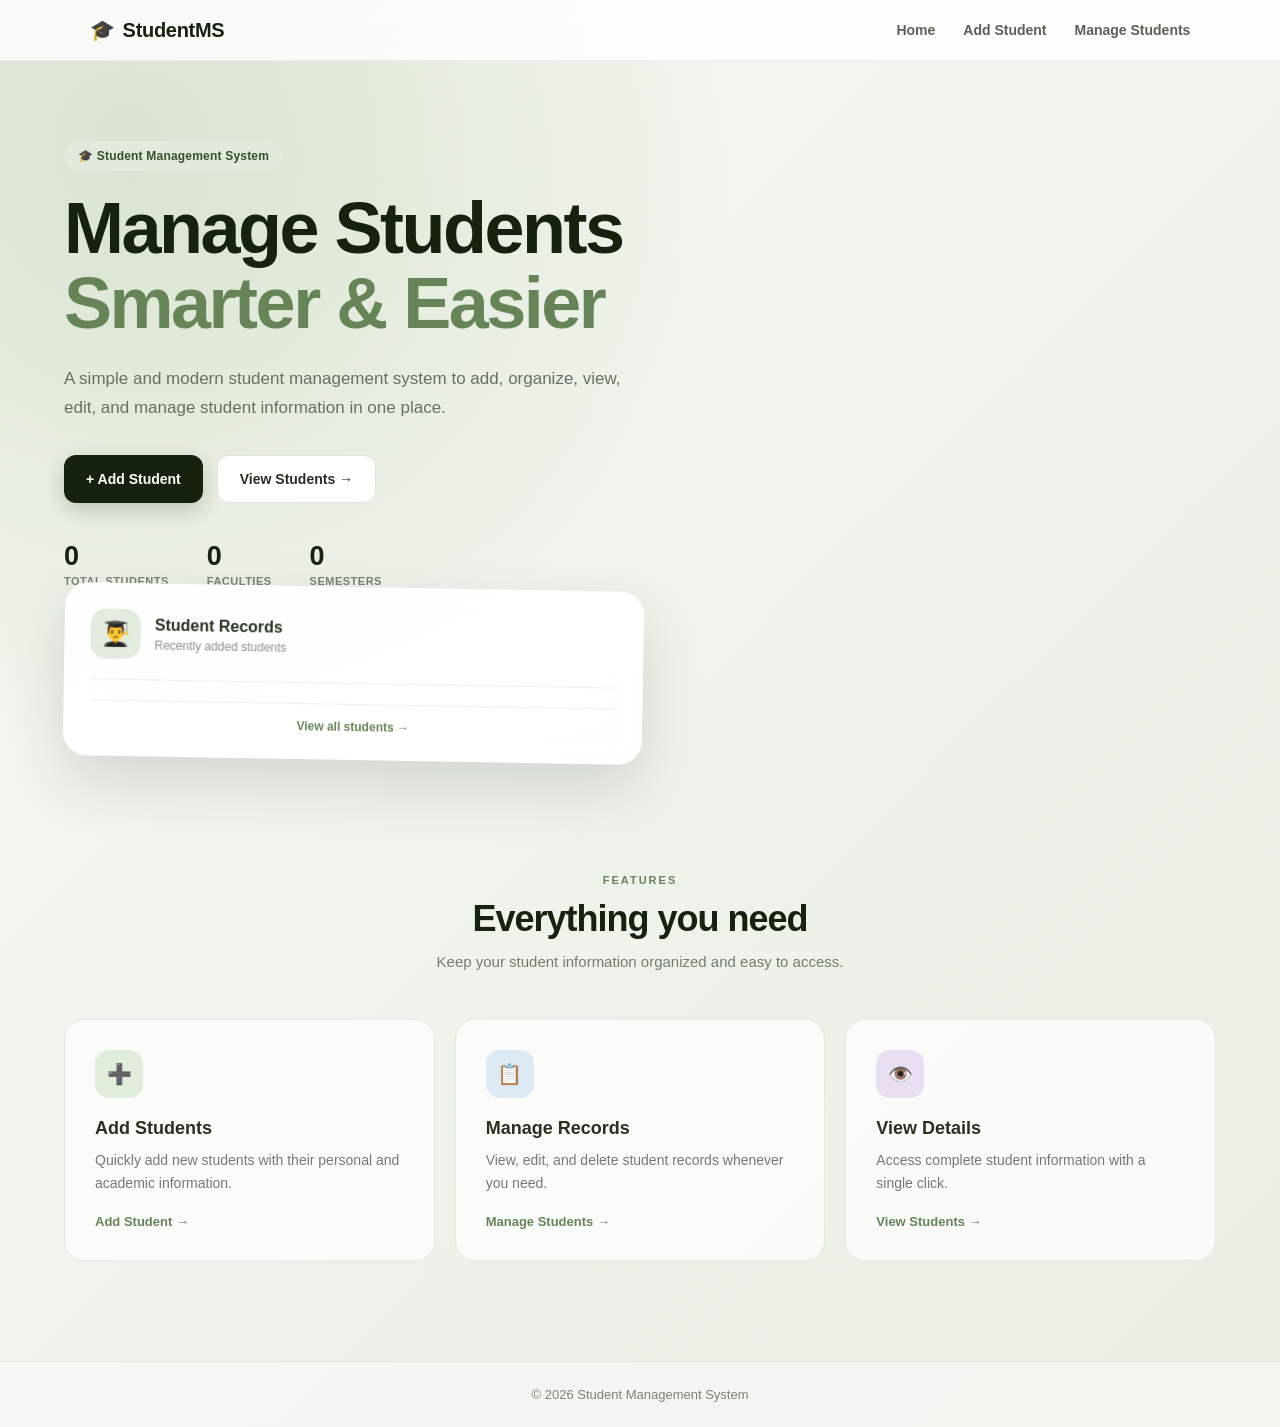
<file: index.html>
<!DOCTYPE html>
<html lang="en">

<head>
    <meta charset="UTF-8">
    <meta name="viewport" content="width=device-width, initial-scale=1.0">
    <meta name="description" content="Student Management System - Add, manage and view student information.">
    <title>Student Management System</title>
    <link rel="stylesheet" href="style.css">
</head>

<body>
    <header class="navbar">
        <div class="logo">
            🎓
            <span>
                StudentMS
            </span>
        </div>
        <nav class="nav-links">
            <a href="index.html">
                Home
            </a>
            <a href="addstudent.html">
                Add Student
            </a>
            <a href="manage.html">
                Manage Students
            </a>
        </nav>
    </header>
    <main>
        <section class="hero">
            <div class="hero-content">
                <span class="badge">
                    🎓 Student Management System
                </span>
                <h1>
                    Manage Students
                    <span>
                        Smarter & Easier
                    </span>
                </h1>
                <p>
                    A simple and modern student management
                    system to add, organize, view, edit,
                    and manage student information in one place.
                </p>
                <div class="hero-buttons">
                    <a href="addstudent.html" class="btn btn-primary">
                        + Add Student
                    </a>
                    <a href="manage.html" class="btn btn-secondary">
                        View Students →
                    </a>
                </div>
                <div class="statistics">
                    <div class="stat">
                        <strong id="totalStudents">
                            0
                        </strong>
                        <span>
                            Total Students
                        </span>
                    </div>
                    <div class="stat">
                        <strong id="totalFaculties">
                            0
                        </strong>

                        <span>
                            Faculties
                        </span>
                    </div>
                    <div class="stat">
                        <strong id="totalSemesters">
                            0
                        </strong>
                        <span>
                            Semesters
                        </span>
                    </div>
                </div>
                <div class="hero-card">
                    <div class="card-top">
                        <span class="card-icon">
                            👨‍🎓
                        </span>
                        <div>
                            <h3>
                                Student Records
                            </h3>
                            <p>
                                Recently added students
                            </p>
                        </div>
                    </div>
                    <div>
                        <id="studentPreview"
                        class="student-list">
                    </div>
                    <div id="emptyStudents" class="empty-students" style="display: none;">
                        <span>
                            📚
                        </span>
                        <p>
                            No students added yet.
                        </p>

                        <a href="addstudent.html">
                            Add your first student
                        </a>

                    </div>
                    <a href="viewdetail.html" class="view-all">
                        View all students →
                    </a>
                </div>
        </section>
        <section class="features">
            <div class="section-heading">
                <span>
                    FEATURES
                </span>

                <h2>
                    Everything you need
                </h2>

                <p>
                    Keep your student information organized
                    and easy to access.
                </p>

            </div>
            <div class="feature-grid">
                <a href="addstudent.html" class="feature-card">

                    <div class="feature-icon green">
                        ➕
                    </div>
                    <h3>
                        Add Students
                    </h3>
                    <p>
                        Quickly add new students with their
                        personal and academic information.
                    </p>
                    <span class="feature-link">
                        Add Student →
                    </span>
                </a>
                <a href="manage.html" class="feature-card">
                    <div class="feature-icon blue">
                        📋
                    </div>
                    <h3>
                        Manage Records
                    </h3>
                    <p>
                        View, edit, and delete student records
                        whenever you need.
                    </p>
                    <span class="feature-link">
                        Manage Students →
                    </span>
                </a>
                <a href="viewdetail.html" class="feature-card">
                    <div class="feature-icon purple">
                        👁️
                    </div>
                    <h3>
                        View Details
                    </h3>
                    <p>
                        Access complete student information
                        with a single click.
                    </p>
                    <span class="feature-link">
                        View Students →
                    </span>
                </a>
            </div>
        </section>
    </main>
    <footer>
        <p>
            © 2026 Student Management System
        </p>
    </footer>
    <script src="script.js"></script>

</body>

</html>
</file>
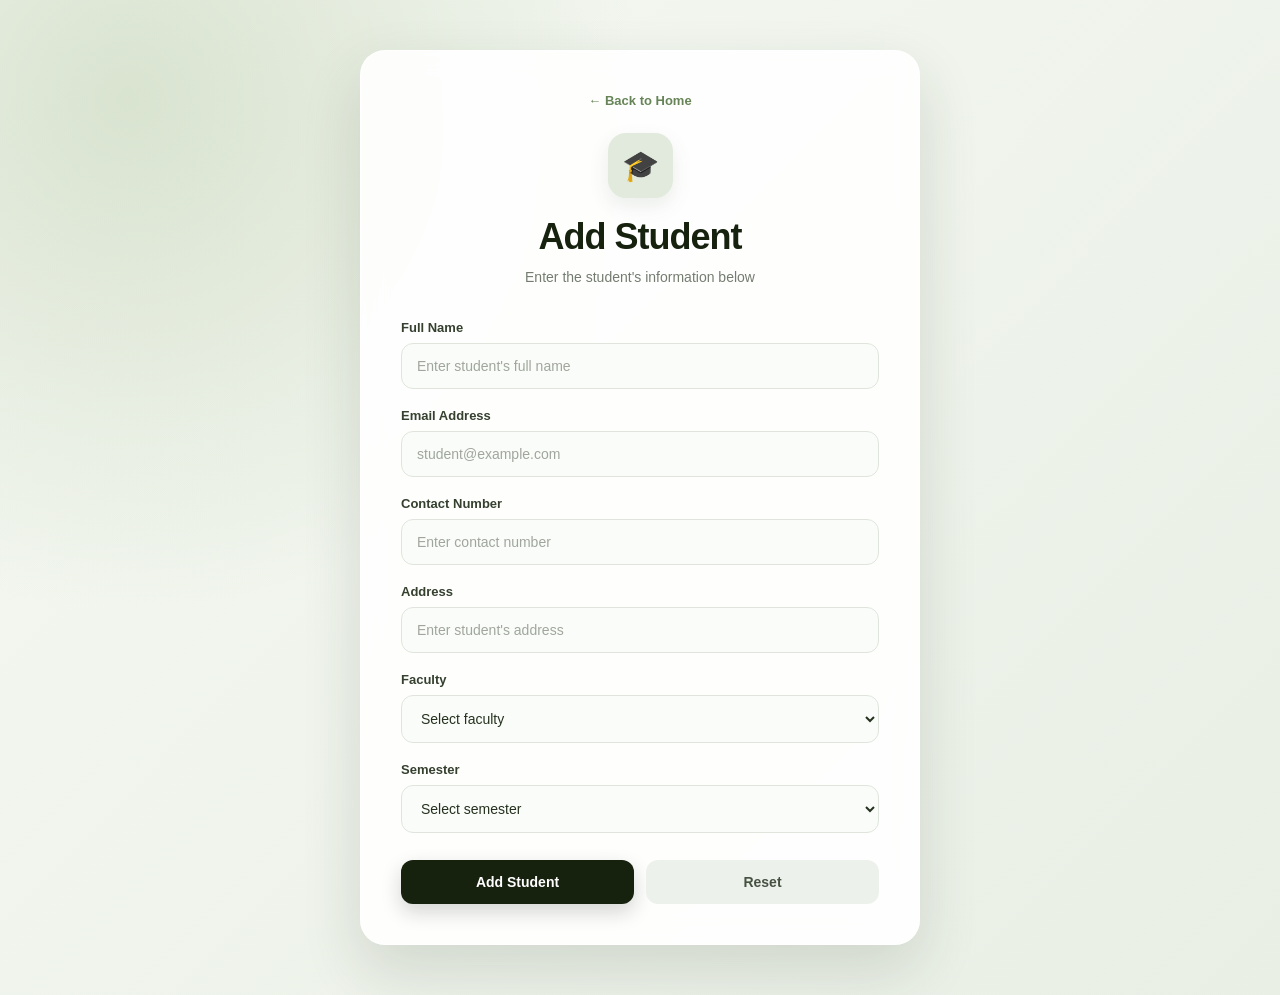
<file: addstudent.html>
<!DOCTYPE html>
<html lang="en">

<head>
    <meta charset="UTF-8">
    <meta name="viewport" content="width=device-width, initial-scale=1.0">

    <title>Add Student | Student Management System</title>

    <link rel="stylesheet" href="add.css">
</head>

<body>

    <main class="page-container">

        <section class="student-card">

            <!-- Header -->
            <header class="form-header">

                <a href="index.html" class="back-link">
                    ← Back to Home
                </a>

                <div class="form-icon">
                    🎓
                </div>

                <h1>Add Student</h1>

                <p>
                    Enter the student's information below
                </p>

            </header>


            <!-- Form -->
            <form
                class="form"
                id="studentForm"
                onsubmit="getName(event)"
            >

                <!-- Name -->
                <div class="form-group">

                    <label for="name">
                        Full Name
                    </label>

                    <input
                        type="text"
                        id="name"
                        name="name"
                        placeholder="Enter student's full name"
                        autocomplete="name"
                        required
                    >

                </div>


                <!-- Email -->
                <div class="form-group">

                    <label for="email">
                        Email Address
                    </label>

                    <input
                        type="email"
                        id="email"
                        name="email"
                        placeholder="student@example.com"
                        autocomplete="email"
                        required
                    >

                </div>


                <!-- Contact -->
                <div class="form-group">

                    <label for="contact">
                        Contact Number
                    </label>

                    <input
                        type="tel"
                        id="contact"
                        name="contact"
                        placeholder="Enter contact number"
                        autocomplete="tel"
                        required
                    >

                </div>


                <!-- Address -->
                <div class="form-group">

                    <label for="address">
                        Address
                    </label>

                    <input
                        type="text"
                        id="address"
                        name="address"
                        placeholder="Enter student's address"
                        autocomplete="street-address"
                        required
                    >

                </div>


                <!-- Faculty -->
                <div class="form-group">

                    <label for="faculty">
                        Faculty
                    </label>

                    <select
                        id="faculty"
                        name="faculty"
                        required
                    >

                        <option value="" disabled selected>
                            Select faculty
                        </option>

                        <optgroup label="Science">
                            <option value="BSc CSIT">
                                BSc CSIT
                            </option>

                            <option value="BIT">
                                BIT
                            </option>

                            <option value="B.TECH">
                                B.TECH
                            </option>
                        </optgroup>

                        <optgroup label="Management">
                            <option value="BBA">
                                BBA
                            </option>

                            <option value="BBS">
                                BBS
                            </option>
                        </optgroup>

                        <optgroup label="Arts">
                            <option value="BA">
                                BA
                            </option>

                            <option value="BFA">
                                BFA
                            </option>
                        </optgroup>

                    </select>

                </div>


                <!-- Semester -->
                <div class="form-group">

                    <label for="semester">
                        Semester
                    </label>

                    <select
                        id="semester"
                        name="semester"
                        required
                    >

                        <option value="" disabled selected>
                            Select semester
                        </option>

                        <option value="1">
                            First Semester
                        </option>

                        <option value="2">
                            Second Semester
                        </option>

                        <option value="3">
                            Third Semester
                        </option>

                        <option value="4">
                            Fourth Semester
                        </option>

                        <option value="5">
                            Fifth Semester
                        </option>

                        <option value="6">
                            Sixth Semester
                        </option>

                    </select>

                </div>


                <!-- Buttons -->
                <div class="form-actions">

                    <button
                        type="submit"
                        class="btn btn-primary"
                    >
                        Add Student
                    </button>

                    <button
                        type="reset"
                        class="btn btn-secondary"
                    >
                        Reset
                    </button>

                </div>

            </form>

        </section>

    </main>


    <script src="script.js"></script>

</body>

</html>
</file>
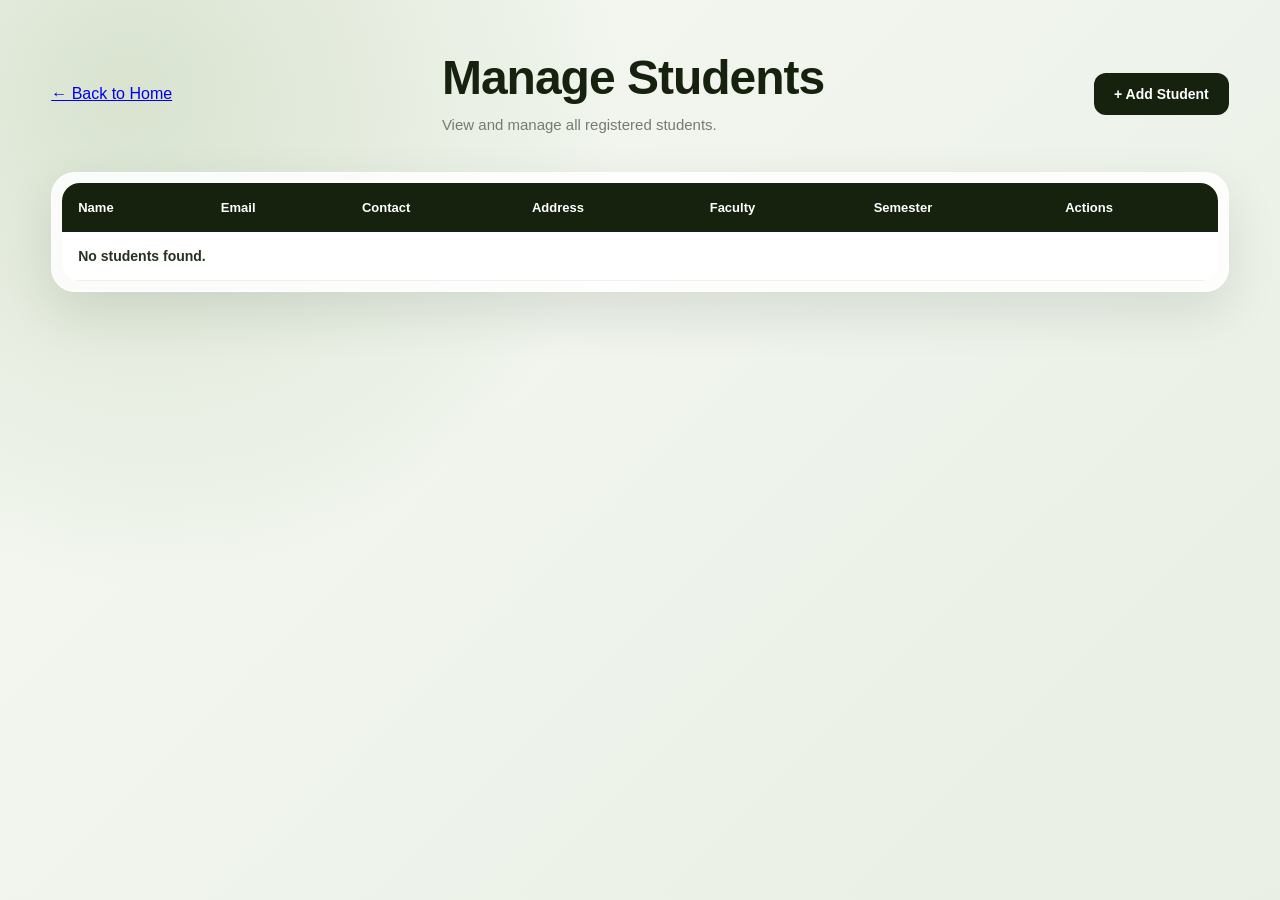
<file: manage copy.html>
<!DOCTYPE html>
<html lang="en">
<head>
    <meta charset="UTF-8">
    <meta name="viewport" content="width=device-width, initial-scale=1.0">

    <title>Manage Students | Student Management System</title>

    <link rel="stylesheet" href="manage.css">
</head>

<body>

    <main class="manage-container">

        <header class="manage-header">
             <a href="index.html" class="back-link">
                    ← Back to Home
                </a>
            <div>
                <h1>Manage Students</h1>
                <p>View and manage all registered students.</p>
            </div>

            <a href="addstudent.html" class="add-student-btn">
                + Add Student
            </a>
        </header>

        <section class="table-card">

            <div class="table-wrapper">

                <table>
                    <thead>
                        <tr>
                            <th>Name</th>
                            <th>Email</th>
                            <th>Contact</th>
                            <th>Address</th>
                            <th>Faculty</th>
                            <th>Semester</th>
                            <th>Actions</th>
                        </tr>
                    </thead>

                    <tbody id="studentTableBody">
                        <!-- Students will be inserted by JavaScript -->
                    </tbody>
                </table>

            </div>

        </section>

    </main>

    <script src="script.js"></script>
</body>
</html>
</file>
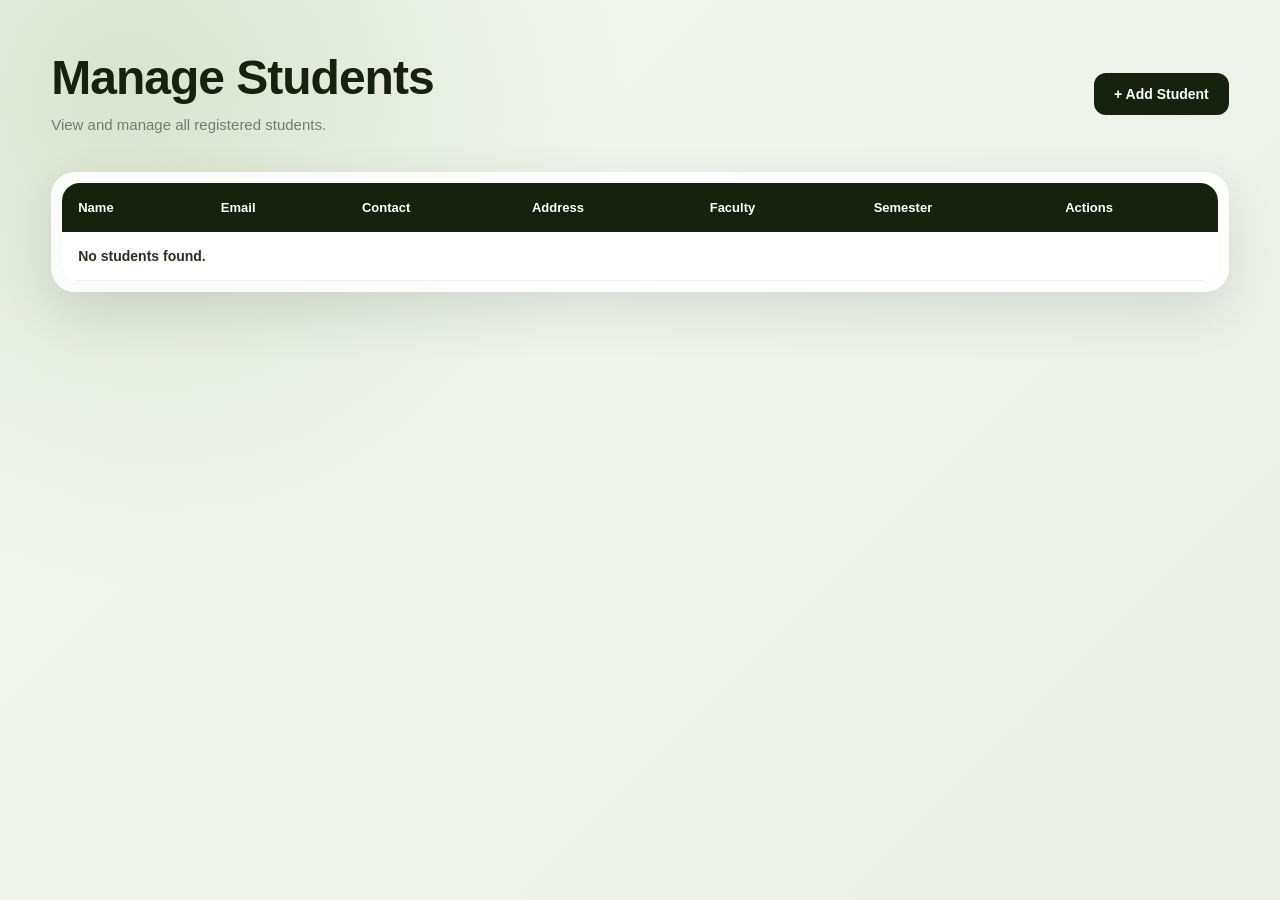
<file: manage.html>
<!DOCTYPE html>
<html lang="en">
<head>
    <meta charset="UTF-8">
    <meta name="viewport" content="width=device-width, initial-scale=1.0">

    <title>Manage Students | Student Management System</title>

    <link rel="stylesheet" href="manage.css">
</head>

<body>

    <main class="manage-container">

        <header class="manage-header">
            <div>
                <h1>Manage Students</h1>
                <p>View and manage all registered students.</p>
            </div>

            <a href="addstudent.html" class="add-student-btn">
                + Add Student
            </a>
        </header>

        <section class="table-card">

            <div class="table-wrapper">

                <table>
                    <thead>
                        <tr>
                            <th>Name</th>
                            <th>Email</th>
                            <th>Contact</th>
                            <th>Address</th>
                            <th>Faculty</th>
                            <th>Semester</th>
                            <th>Actions</th>
                        </tr>
                    </thead>

                    <tbody id="studentTableBody">
                        <!-- Students will be inserted by JavaScript -->
                    </tbody>
                </table>

            </div>

        </section>

    </main>

    <script src="script.js"></script>
</body>
</html>
</file>
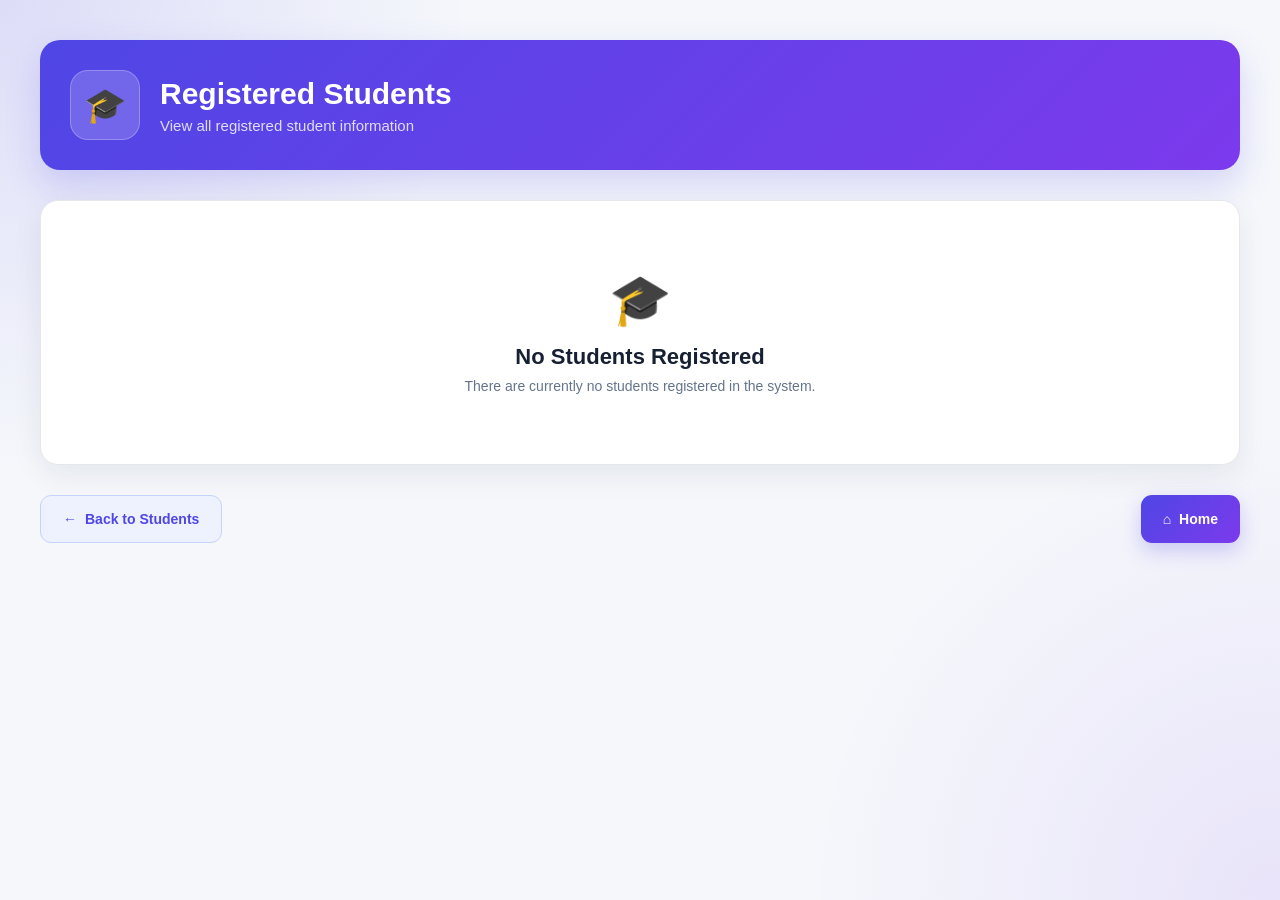
<file: viewdetail.html>
<!DOCTYPE html>
<html lang="en">

<head>
    <meta charset="UTF-8">
    <meta name="viewport" content="width=device-width, initial-scale=1.0">

    <title>Registered Students | Student Management System</title>

    <link rel="stylesheet" href="detail.css">
</head>

<body>
    <main class="detail-container">

        <div class="detail-wrapper">

            <!-- Page Header -->
            <header class="detail-header">

                <div class="student-icon">
                    🎓
                </div>

                <div>
                    <h1>Registered Students</h1>
                    <p>View all registered student information</p>
                </div>

            </header>


            <!-- Student Cards -->
            <section
                class="student-grid"
                id="studentGrid">

                <!-- Student cards will be inserted by script.js -->

            </section>


            <!-- Action Buttons -->
            <div class="detail-actions">

                <a href="manage.html" class="back-btn">
                    <span>←</span>
                    Back to Students
                </a>

                <a href="index.html" class="home-btn">
                    <span>⌂</span>
                    Home
                </a>

            </div>

        </div>

    </main>


    <!-- Single JavaScript file -->
    <script src="script.js"></script>

</body>

</html>
</file>
<file: style.css>
* {
    margin: 0;
    padding: 0;
    box-sizing: border-box;
}

html {
    scroll-behavior: smooth;
}

body {
    min-height: 100vh;

    font-family:
        Inter,
        Arial,
        Helvetica,
        sans-serif;

    color: #172016;

    background:
        radial-gradient(
            circle at 10% 10%,
            rgba(166, 190, 146, 0.35),
            transparent 35%
        ),
        linear-gradient(
            135deg,
            #f5f8f2,
            #e9efe5
        );
}

.navbar {
    width: 100%;

    padding: 18px 7%;

    display: flex;
    justify-content: space-between;
    align-items: center;

    background: rgba(255, 255, 255, 0.8);

    border-bottom: 1px solid rgba(0, 0, 0, 0.06);

    backdrop-filter: blur(14px);

    position: sticky;
    top: 0;

    z-index: 100;
}

.logo {
    display: flex;
    align-items: center;

    gap: 8px;

    color: #16210e;

    font-size: 20px;
    font-weight: 800;
}

.logo span {
    letter-spacing: -0.3px;
}
.nav-links {
    display: flex;
    align-items: center;

    gap: 28px;
}

.nav-links a {
    position: relative;

    color: #596254;

    text-decoration: none;

    font-size: 14px;
    font-weight: 600;

    transition: color 0.25s ease;
}

.nav-links a::after {
    content: "";

    position: absolute;

    left: 0;
    bottom: -7px;

    width: 0;
    height: 2px;

    background: #668457;

    transition: width 0.25s ease;
}

.nav-links a:hover {
    color: #16210e;
}

.nav-links a:hover::after {
    width: 100%;
}

.hero {
    width: min(1180px, 90%);

    min-height: 650px;

    margin: auto;

    padding: 80px 0;

    display: grid;

    grid-template-columns: 1fr 0.85fr;

    align-items: center;

    gap: 80px;
}

.hero-content {
    max-width: 620px;
}

.badge {
    display: inline-flex;

    align-items: center;

    padding: 8px 14px;

    margin-bottom: 20px;

    border-radius: 999px;

    background: #e1eadc;

    color: #36502c;

    font-size: 12px;

    font-weight: 800;

    letter-spacing: 0.2px;
}


/* Heading */

.hero h1 {
    margin-bottom: 24px;

    color: #16210e;

    font-size: clamp(42px, 6vw, 72px);

    line-height: 1.04;

    letter-spacing: -2.5px;
}

.hero h1 span {
    display: block;

    color: #668457;
}

.hero-content > p {
    max-width: 560px;

    margin-bottom: 32px;

    color: #687064;

    font-size: 17px;

    line-height: 1.7;
}

.hero-buttons {
    display: flex;

    align-items: center;

    gap: 14px;
}


/* General button */

.btn {
    display: inline-flex;

    justify-content: center;
    align-items: center;

    min-height: 48px;

    padding: 13px 22px;

    border-radius: 12px;

    text-decoration: none;

    font-size: 14px;

    font-weight: 700;

    transition:
        transform 0.25s ease,
        background 0.25s ease,
        box-shadow 0.25s ease;
}


/* Primary */

.btn-primary {
    background: #16210e;

    color: #ffffff;

    box-shadow:
        0 8px 20px
        rgba(22, 33, 14, 0.18);
}

.btn-primary:hover {
    background: #26381a;

    transform: translateY(-3px);

    box-shadow:
        0 12px 28px
        rgba(22, 33, 14, 0.28);
}

.btn-secondary {
    background: #ffffff;

    color: #26321f;

    border: 1px solid #dfe5dc;
}

.btn-secondary:hover {
    background: #f7faf5;

    transform: translateY(-3px);

    box-shadow:
        0 8px 20px
        rgba(0, 0, 0, 0.08);
}

.statistics {
    display: flex;

    align-items: center;

    gap: 38px;

    margin-top: 40px;
}

.stat {
    display: flex;

    flex-direction: column;

    gap: 5px;
}

.stat strong {
    color: #16210e;

    font-size: 27px;

    font-weight: 800;

    line-height: 1;
}

.stat span {
    color: #7a8276;

    font-size: 11px;

    font-weight: 700;

    text-transform: uppercase;

    letter-spacing: 0.5px;
}

.hero-card {
    padding: 25px;

    background: rgba(255, 255, 255, 0.92);

    border: 1px solid rgba(255, 255, 255, 0.9);

    border-radius: 24px;

    box-shadow:
        0 25px 60px
        rgba(30, 45, 25, 0.14);

    backdrop-filter: blur(12px);

    transform: rotate(1deg);

    transition:
        transform 0.3s ease,
        box-shadow 0.3s ease;
}

.hero-card:hover {
    transform:
        rotate(0deg)
        translateY(-5px);

    box-shadow:
        0 30px 70px
        rgba(30, 45, 25, 0.18);
}

.card-top {
    display: flex;

    align-items: center;

    gap: 14px;

    padding-bottom: 20px;

    margin-bottom: 10px;

    border-bottom: 1px solid #edf0eb;
}

.card-icon {
    width: 50px;
    height: 50px;

    flex-shrink: 0;

    display: flex;

    justify-content: center;
    align-items: center;

    border-radius: 15px;

    background: #e3ecde;

    font-size: 24px;
}

.card-top h3 {
    margin-bottom: 4px;

    color: #26321f;

    font-size: 16px;
}

.card-top p {
    color: #899086;

    font-size: 12px;
}

.student-list {
    display: flex;

    flex-direction: column;

    gap: 4px;
}

.student-preview {
    display: flex;

    align-items: center;

    gap: 12px;

    padding: 13px 10px;

    border-radius: 14px;

    transition:
        background 0.2s ease,
        transform 0.2s ease;
}

.student-preview:hover {
    background: #f4f7f2;

    transform: translateX(3px);
}

.avatar {
    width: 43px;
    height: 43px;

    flex-shrink: 0;

    display: flex;

    justify-content: center;
    align-items: center;

    border-radius: 50%;

    background: #dcebd5;

    color: #3e5935;

    font-size: 12px;

    font-weight: 800;
}


/* Avatar colors */

.student-preview:nth-child(2) .avatar {
    background: #e6dcf0;

    color: #70568c;
}

.student-preview:nth-child(3) .avatar {
    background: #f5e4cc;

    color: #a26a27;
}

.student-text {
    min-width: 0;

    flex: 1;

    display: flex;

    flex-direction: column;

    gap: 4px;
}

.student-text strong {
    overflow: hidden;

    color: #26321f;

    font-size: 13px;

    white-space: nowrap;

    text-overflow: ellipsis;
}

.student-text span {
    overflow: hidden;

    color: #858c81;

    font-size: 11px;

    white-space: nowrap;

    text-overflow: ellipsis;
}
.status {
    flex-shrink: 0;

    padding: 5px 9px;

    border-radius: 999px;

    background: #e5f3df;

    color: #4d7b41;

    font-size: 10px;

    font-weight: 800;
}
.empty-students {
    padding: 30px 10px;

    text-align: center;

    color: #858c81;
}

.empty-students span {
    display: block;

    margin-bottom: 10px;

    font-size: 34px;
}

.empty-students p {
    margin-bottom: 8px;

    font-size: 13px;
}

.empty-students a {
    color: #668457;

    text-decoration: none;

    font-size: 12px;

    font-weight: 700;
}

.empty-students a:hover {
    color: #16210e;
}

.view-all {
    display: block;

    padding-top: 15px;

    margin-top: 10px;

    border-top: 1px solid #edf0eb;

    color: #668457;

    text-align: center;

    text-decoration: none;

    font-size: 12px;

    font-weight: 700;

    transition: color 0.2s ease;
}

.view-all:hover {
    color: #16210e;
}

.features {
    width: min(1180px, 90%);

    margin: 30px auto 100px;

    text-align: center;
}


/* Section heading */

.section-heading {
    margin-bottom: 45px;
}

.section-heading > span {
    color: #668457;

    font-size: 11px;

    font-weight: 800;

    letter-spacing: 2px;
}

.section-heading h2 {
    margin: 10px 0;

    color: #16210e;

    font-size: 36px;

    letter-spacing: -1px;
}

.section-heading p {
    color: #747c70;

    font-size: 15px;

    line-height: 1.6;
}

.feature-grid {
    display: grid;

    grid-template-columns: repeat(3, 1fr);

    gap: 20px;
}

.feature-card {
    display: block;

    padding: 30px;

    background: rgba(255, 255, 255, 0.75);

    border: 1px solid #e3e9df;

    border-radius: 20px;
    text-align: left;
    text-decoration: none;
    color: inherit;
    cursor: pointer;
    transition:
        transform 0.25s ease,
        background 0.25s ease,
        box-shadow 0.25s ease,
        border-color 0.25s ease;
}
.feature-card:hover {
    background: #ffffff;
    border-color: #d5dfd0;
    transform: translateY(-8px);
    box-shadow:
        0 18px 40px
        rgba(35, 50, 30, 0.12);
}
.feature-icon {
    width: 48px;
    height: 48px;
    display: flex;
    justify-content: center;
    align-items: center;
    margin-bottom: 20px;
    border-radius: 14px;
    font-size: 20px;
    transition:
        transform 0.25s ease;
}
.feature-card:hover .feature-icon {
    transform: scale(1.08);
}
.feature-icon.green {
    background: #e1eddb;
}
.feature-icon.blue {
    background: #dceaf5;
}
.feature-icon.purple {
    background: #e9def2;
}
.feature-card h3 {
    margin-bottom: 10px;
    color: #26321f;
    font-size: 18px;
}
.feature-card p {
    color: #737b70;
    font-size: 14px;
    line-height: 1.7;
}

.feature-link {
    display: inline-block;
    margin-top: 18px;
    color: #668457;
    font-size: 13px;
    font-weight: 700;
    transition:
        color 0.2s ease,
        transform 0.2s ease;
}
.feature-card:hover .feature-link {
    color: #16210e;

    transform: translateX(5px);
}

footer {
    padding: 25px;

    border-top: 1px solid #dfe5dc;

    color: #7b8278;

    text-align: center;

    font-size: 13px;

    background: rgba(255, 255, 255, 0.35);
}
@media (max-width: 900px) {

    .navbar {
        padding: 16px 5%;
    }

    .hero {
        grid-template-columns: 1fr;

        gap: 50px;

        padding: 60px 0;
    }

    .hero-content {
        max-width: 650px;

        margin: auto;

        text-align: center;
    }

    .hero-content > p {
        margin-left: auto;
        margin-right: auto;
    }

    .hero-buttons {
        justify-content: center;
    }

    .statistics {
        justify-content: center;
    }

    .hero-card {
        width: 100%;

        max-width: 600px;

        margin: auto;
    }

    .feature-grid {
        grid-template-columns: 1fr;
    }

    .feature-card {
        text-align: center;
    }

    .feature-icon {
        margin-left: auto;
        margin-right: auto;
    }

    .feature-link {
        margin-top: 15px;
    }
}
@media (max-width: 600px) {

    .navbar {
        flex-direction: column;

        gap: 15px;

        padding: 15px;
    }

    .nav-links {
        gap: 16px;

        flex-wrap: wrap;

        justify-content: center;
    }

    .nav-links a {
        font-size: 12px;
    }

    .hero {
        width: 90%;

        padding: 45px 0;
    }

    .hero h1 {
        font-size: 42px;

        letter-spacing: -1.5px;
    }

    .hero-content > p {
        font-size: 15px;
    }

    .hero-buttons {
        flex-direction: column;

        width: 100%;
    }

    .btn {
        width: 100%;
    }

    .statistics {
        gap: 22px;

        margin-top: 30px;
    }

    .stat strong {
        font-size: 22px;
    }

    .stat span {
        font-size: 9px;
    }

    .hero-card {
        padding: 18px;

        border-radius: 20px;
    }

    .card-top {
        padding-bottom: 15px;
    }

    .student-preview {
        padding: 10px 5px;
    }

    .avatar {
        width: 40px;
        height: 40px;
    }

    .status {
        display: none;
    }

    .features {
        width: 90%;

        margin-bottom: 60px;
    }

    .section-heading h2 {
        font-size: 29px;
    }

    .section-heading p {
        font-size: 14px;
    }

    .feature-card {
        padding: 25px;
    }
}
@media (max-width: 380px) {

    .logo {
        font-size: 18px;
    }

    .nav-links {
        gap: 10px;
    }

    .hero h1 {
        font-size: 36px;
    }

    .statistics {
        gap: 15px;
    }

    .stat strong {
        font-size: 20px;
    }

    .stat span {
        font-size: 8px;
    }
}
</file>
<file: add.css>
* {
    margin: 0;
    padding: 0;
    box-sizing: border-box;
}

html {
    scroll-behavior: smooth;
}

body {
    min-height: 100vh;

    font-family:
        Inter,
        Arial,
        Helvetica,
        sans-serif;

    color: #172016;

    background:
        radial-gradient(
            circle at 10% 10%,
            rgba(166, 190, 146, 0.35),
            transparent 35%
        ),
        linear-gradient(
            135deg,
            #f5f8f2,
            #e9efe5
        );
}
.page-container {
    min-height: 100vh;
    display: flex;
    justify-content: center;
    align-items: center;

    padding: 50px 20px;
}
.student-card {
    width: 100%;
    max-width: 560px;

    padding: 40px;

    background:
        rgba(255, 255, 255, 0.9);

    border: 1px solid
        rgba(255, 255, 255, 0.8);

    border-radius: 25px;

    box-shadow:
        0 25px 60px
        rgba(35, 50, 30, 0.14);

    backdrop-filter: blur(12px);
}
.form-header {
    text-align: center;

    margin-bottom: 32px;
}
.back-link {
    display: inline-block;
    margin-bottom: 25px;
    color: #668457;
    font-size: 13px;
    font-weight: 700;
    text-decoration: none;
    transition: 0.2s ease;
}
.back-link:hover {
    color: #16210e;
    transform: translateX(-3px);
}

.form-icon {
    width: 65px;
    height: 65px;
    margin: 0 auto 18px;
    display: flex;
    align-items: center;
    justify-content: center;
    border-radius: 18px;
    background: #e1eadc;
    font-size: 30px;
    box-shadow:
        0 8px 20px
        rgba(70, 100, 60, 0.1);
}
.form-header h1 {
    color: #16210e;
    font-size: 36px;
    letter-spacing: -1px;
    margin-bottom: 8px;
}
.form-header p {
    color: #747c70;
    font-size: 14px;
    line-height: 1.6;
}
.form {
    display: flex;
    flex-direction: column;
    gap: 19px;
}
.form-group {
    display: flex;
    flex-direction: column;
    gap: 8px;
}
.form-group label {
    color: #35402f;
    font-size: 13px;
    font-weight: 700;
}
.form-group input,
.form-group select {
    width: 100%;
    padding: 14px 15px;
    border: 1px solid #dfe5dc;
    border-radius: 12px;
    outline: none;
    background: #fafcf9;
    color: #26321f;
    font-size: 14px;
    transition:
        border 0.2s ease,
        box-shadow 0.2s ease,
        background 0.2s ease;
}
.form-group input::placeholder {
    color: #a0a69d;
}
form-group input:focus,
.form-group select:focus {
    border-color: #668457;
    background: white;
    box-shadow:
        0 0 0 4px
        rgba(102, 132, 87, 0.12);
}
.form-group select {
    cursor: pointer;
}
.form-actions {
    display: flex;
    gap: 12px;
    margin-top: 8px;
}
.btn {
    flex: 1;
    padding: 14px 20px;
    border: none;
    border-radius: 12px;
    font-size: 14px;
    font-weight: 700;
    cursor: pointer;
    transition:
        background 0.25s ease,
        transform 0.25s ease,
        box-shadow 0.25s ease;
}
.btn-primary {
    background: #16210e;
    color: white;
    box-shadow:
        0 8px 20px
        rgba(22, 33, 14, 0.18);
}
.btn-primary:hover {
    background: #26381a;
    transform: translateY(-2px);
    box-shadow:
        0 12px 25px
        rgba(22, 33, 14, 0.25);
}
.btn-secondary {
    background: #edf1eb;
    color: #465141;
}
.btn-secondary:hover {
    background: #dfe7db;
    transform: translateY(-2px);
}
.form-group input:invalid:not(:placeholder-shown) {
    border-color: #d36b62;
}

.form-group input:valid {
    border-color: #b9cbb2;
}
@media (max-width: 600px) {

    .page-container {
        padding: 25px 15px;
    }

    .student-card {
        padding: 28px 20px;

        border-radius: 20px;
    }

    .form-header h1 {
        font-size: 30px;
    }

    .form-actions {
        flex-direction: column;
    }

    .btn {
        width: 100%;
    }
}
</file>
<file: manage.css>
* {
    margin: 0;
    padding: 0;
    box-sizing: border-box;
}

html {
    scroll-behavior: smooth;
}

body {
    min-height: 100vh;
    font-family: Arial, Helvetica, sans-serif;
    color: #172016;

    background:
        radial-gradient(
            circle at 10% 10%,
            rgba(166, 190, 146, 0.35),
            transparent 35%
        ),
        linear-gradient(
            135deg,
            #f5f8f2,
            #e9efe5
        );
}

.manage-container {
    width: min(1400px, 92%);
    margin: 0 auto;
    padding: 50px 0 70px;
}


.manage-header {
    display: flex;
    justify-content: space-between;
    align-items: center;

    gap: 25px;
    margin-bottom: 35px;
}

.manage-header h1 {
    color: #16210e;
    font-size: clamp(32px, 5vw, 48px);
    letter-spacing: -1px;
    margin-bottom: 8px;
}

.manage-header p {
    color: #747c70;
    font-size: 15px;
    line-height: 1.6;
}
.add-student-btn {
    display: inline-flex;
    align-items: center;
    justify-content: center;

    padding: 13px 20px;

    border-radius: 12px;

    background: #16210e;
    color: white;

    text-decoration: none;

    font-size: 14px;
    font-weight: 700;

    white-space: nowrap;

    transition:
        background 0.25s ease,
        transform 0.25s ease,
        box-shadow 0.25s ease;
}

.add-student-btn:hover {
    background: #26381a;

    transform: translateY(-3px);

    box-shadow:
        0 10px 25px
        rgba(22, 33, 14, 0.25);
}


.table-card {
    width: 100%;

    padding: 10px;

    background: rgba(255, 255, 255, 0.85);

    border: 1px solid rgba(255, 255, 255, 0.8);

    border-radius: 24px;

    box-shadow:
        0 20px 50px
        rgba(35, 50, 30, 0.12);

    backdrop-filter: blur(10px);
}
.table-wrapper {
    width: 100%;
    overflow-x: auto;

    border-radius: 18px;
}
table {
    width: 100%;
    min-width: 950px;

    border-collapse: collapse;

    background: white;
}

thead {
    background: #16210e;
    color: white;
}

th {
    padding: 17px 16px;

    text-align: left;

    font-size: 13px;
    font-weight: 700;

    white-space: nowrap;
}

th:first-child {
    border-radius: 12px 0 0 0;
}

th:last-child {
    border-radius: 0 12px 0 0;
}


td {
    padding: 16px;

    border-bottom: 1px solid #edf0eb;

    color: #4f584c;

    font-size: 14px;

    vertical-align: middle;
}

tbody tr:nth-child(even) {
    background: #f8faf7;
}


/* Hover row */

tbody tr:hover {
    background: #eef4ea;
}

td:first-child {
    color: #26321f;
    font-weight: 700;
}

td button {
    width: auto;

    display: inline-flex;

    align-items: center;
    justify-content: center;

    padding: 8px 12px;

    margin: 2px;

    border: none;

    border-radius: 8px;

    font-size: 12px;
    font-weight: 700;

    cursor: pointer;

    transition: 0.2s ease;
}

td button:first-child {
    background: #fee2e2;
    color: #b42318;
}

td button:first-child:hover {
    background: #b42318;
    color: white;

    transform: translateY(-2px);
}

td button:nth-child(2) {
    background: #e1eddb;
    color: #36502c;
}

td button:nth-child(2):hover {
    background: #668457;
    color: white;

    transform: translateY(-2px);
}

td button:nth-child(3) {
    background: #dceaf5;
    color: #285b7a;
}

td button:nth-child(3):hover {
    background: #397da5;
    color: white;

    transform: translateY(-2px);
}

tbody:empty::after {
    content: "No students found.";

    display: block;

    padding: 40px;

    text-align: center;

    color: #858c81;

    font-size: 14px;
}

@media (max-width: 800px) {

    .manage-container {
        width: 94%;
        padding: 35px 0 50px;
    }

    .manage-header {
        flex-direction: column;
        align-items: flex-start;
    }

    .manage-header h1 {
        font-size: 34px;
    }

    .add-student-btn {
        width: 100%;
    }

    .table-card {
        padding: 7px;
        border-radius: 18px;
    }
}

@media (max-width: 500px) {

    .manage-header h1 {
        font-size: 30px;
    }

    .manage-header p {
        font-size: 14px;
    }

    .table-card {
        box-shadow:
            0 12px 30px
            rgba(35, 50, 30, 0.1);
    }
}
</file>
<file: detail.css>
* {
    margin: 0;
    padding: 0;
    box-sizing: border-box;
}

:root {
    --primary: #4f46e5;
    --secondary: #7c3aed;

    --dark: #172033;
    --muted: #64748b;

    --background: #f5f7fb;
    --white: #ffffff;

    --border: #e5e7eb;

    --shadow:
        0 10px 30px rgba(15, 23, 42, 0.07);
}

body {
    min-height: 100vh;

    font-family:
        Arial,
        Helvetica,
        sans-serif;

    color: var(--dark);

    background:
        radial-gradient(
            circle at top left,
            rgba(79, 70, 229, 0.15),
            transparent 30%
        ),
        radial-gradient(
            circle at bottom right,
            rgba(124, 58, 237, 0.10),
            transparent 30%
        ),
        var(--background);
}

.detail-container {
    width: 100%;
    min-height: 100vh;

    padding: 40px 25px;
}

.detail-wrapper {
    width: 100%;
    max-width: 1200px;

    margin: auto;
}

.detail-header {
    display: flex;
    align-items: center;

    gap: 20px;

    padding: 30px;

    margin-bottom: 30px;

    color: white;

    border-radius: 20px;

    background:
        linear-gradient(
            135deg,
            var(--primary),
            var(--secondary)
        );

    box-shadow:
        0 15px 35px rgba(79, 70, 229, 0.20);
}

.student-icon {
    width: 70px;
    height: 70px;

    display: flex;
    align-items: center;
    justify-content: center;

    flex-shrink: 0;

    font-size: 34px;

    border-radius: 18px;

    background: rgba(255, 255, 255, 0.18);

    border: 1px solid rgba(255, 255, 255, 0.25);
}

.detail-header h1 {
    margin-bottom: 6px;

    font-size: 30px;
    font-weight: 700;
}

.detail-header p {
    color: rgba(255, 255, 255, 0.82);

    font-size: 15px;
}

.student-grid {
    display: grid;

    grid-template-columns:
        repeat(3, minmax(0, 1fr));

    gap: 22px;
}

.student-card {
    padding: 24px;

    background: var(--white);

    border: 1px solid var(--border);

    border-radius: 18px;

    box-shadow: var(--shadow);

    transition:
        transform 0.25s ease,
        box-shadow 0.25s ease,
        border-color 0.25s ease;
}

.student-card:hover {
    transform: translateY(-6px);

    border-color: #c7d2fe;

    box-shadow:
        0 18px 40px rgba(79, 70, 229, 0.13);
}

.student-card-header {
    display: flex;
    align-items: center;

    gap: 14px;

    padding-bottom: 20px;

    margin-bottom: 20px;

    border-bottom: 1px solid var(--border);
}

.card-avatar {
    width: 54px;
    height: 54px;

    display: flex;
    align-items: center;
    justify-content: center;

    flex-shrink: 0;

    color: white;

    font-size: 21px;
    font-weight: 700;

    border-radius: 50%;

    background:
        linear-gradient(
            135deg,
            var(--primary),
            var(--secondary)
        );
}

.student-card-header h2 {
    margin-bottom: 4px;

    font-size: 19px;
}

.student-card-header span {
    color: var(--muted);

    font-size: 12px;

    font-weight: 600;
}

.student-details {
    display: flex;
    flex-direction: column;

    gap: 15px;
}

.detail-item {
    display: flex;
    align-items: flex-start;

    gap: 12px;
}

.detail-item > span {
    width: 34px;
    height: 34px;

    display: flex;
    align-items: center;
    justify-content: center;

    flex-shrink: 0;

    font-size: 15px;

    border-radius: 9px;

    background: #eef2ff;
}

.detail-item div {
    min-width: 0;
}

.detail-item small {
    display: block;

    margin-bottom: 3px;

    color: var(--muted);

    font-size: 11px;

    font-weight: 700;

    text-transform: uppercase;

    letter-spacing: 0.5px;
}

.detail-item strong {
    display: block;

    color: var(--dark);

    font-size: 14px;

    line-height: 1.5;

    word-break: break-word;
}

.no-students {
    grid-column: 1 / -1;

    padding: 70px 20px;

    text-align: center;

    background: var(--white);

    border: 1px solid var(--border);

    border-radius: 18px;

    box-shadow: var(--shadow);
}

.no-students-icon {
    margin-bottom: 15px;

    font-size: 50px;
}

.no-students h2 {
    margin-bottom: 8px;

    font-size: 22px;
}

.no-students p {
    color: var(--muted);

    font-size: 14px;
}

.detail-actions {
    display: flex;

    justify-content: space-between;
    align-items: center;

    gap: 15px;

    margin-top: 30px;
}

.detail-actions a {
    display: inline-flex;

    align-items: center;
    justify-content: center;

    gap: 8px;

    min-height: 48px;

    padding: 0 22px;

    border-radius: 11px;

    font-size: 14px;
    font-weight: 700;

    text-decoration: none;

    transition:
        transform 0.2s ease,
        box-shadow 0.2s ease,
        background 0.2s ease;
}

.detail-actions a:hover {
    transform: translateY(-2px);
}

.back-btn {
    color: var(--primary);

    background: #eef2ff;

    border: 1px solid #c7d2fe;
}

.back-btn:hover {
    background: #e0e7ff;

    box-shadow:
        0 8px 20px rgba(79, 70, 229, 0.12);
}
.home-btn {
    color: white;

    background:
        linear-gradient(
            135deg,
            var(--primary),
            var(--secondary)
        );

    box-shadow:
        0 8px 20px rgba(79, 70, 229, 0.25);
}

.home-btn:hover {
    box-shadow:
        0 12px 28px rgba(79, 70, 229, 0.35);
}

@media (max-width: 950px) {

    .student-grid {
        grid-template-columns:
            repeat(2, minmax(0, 1fr));
    }
}
@media (max-width: 650px) {

    .detail-container {
        padding: 20px 15px;
    }

    .detail-header {
        padding: 22px;

        gap: 14px;
    }

    .student-icon {
        width: 55px;
        height: 55px;

        font-size: 27px;
    }

    .detail-header h1 {
        font-size: 22px;
    }

    .detail-header p {
        font-size: 12px;
    }

    .student-grid {
        grid-template-columns: 1fr;

        gap: 16px;
    }

    .student-card {
        padding: 20px;
    }

    .detail-actions {
        flex-direction: column;

        gap: 12px;
    }

    .detail-actions a {
        width: 100%;
    }
}

@media (max-width: 400px) {

    .detail-header {
        align-items: flex-start;
    }

    .student-icon {
        width: 48px;
        height: 48px;

        font-size: 23px;
    }

    .detail-header h1 {
        font-size: 20px;
    }

    .student-card-header h2 {
        font-size: 17px;
    }
}
</file>
